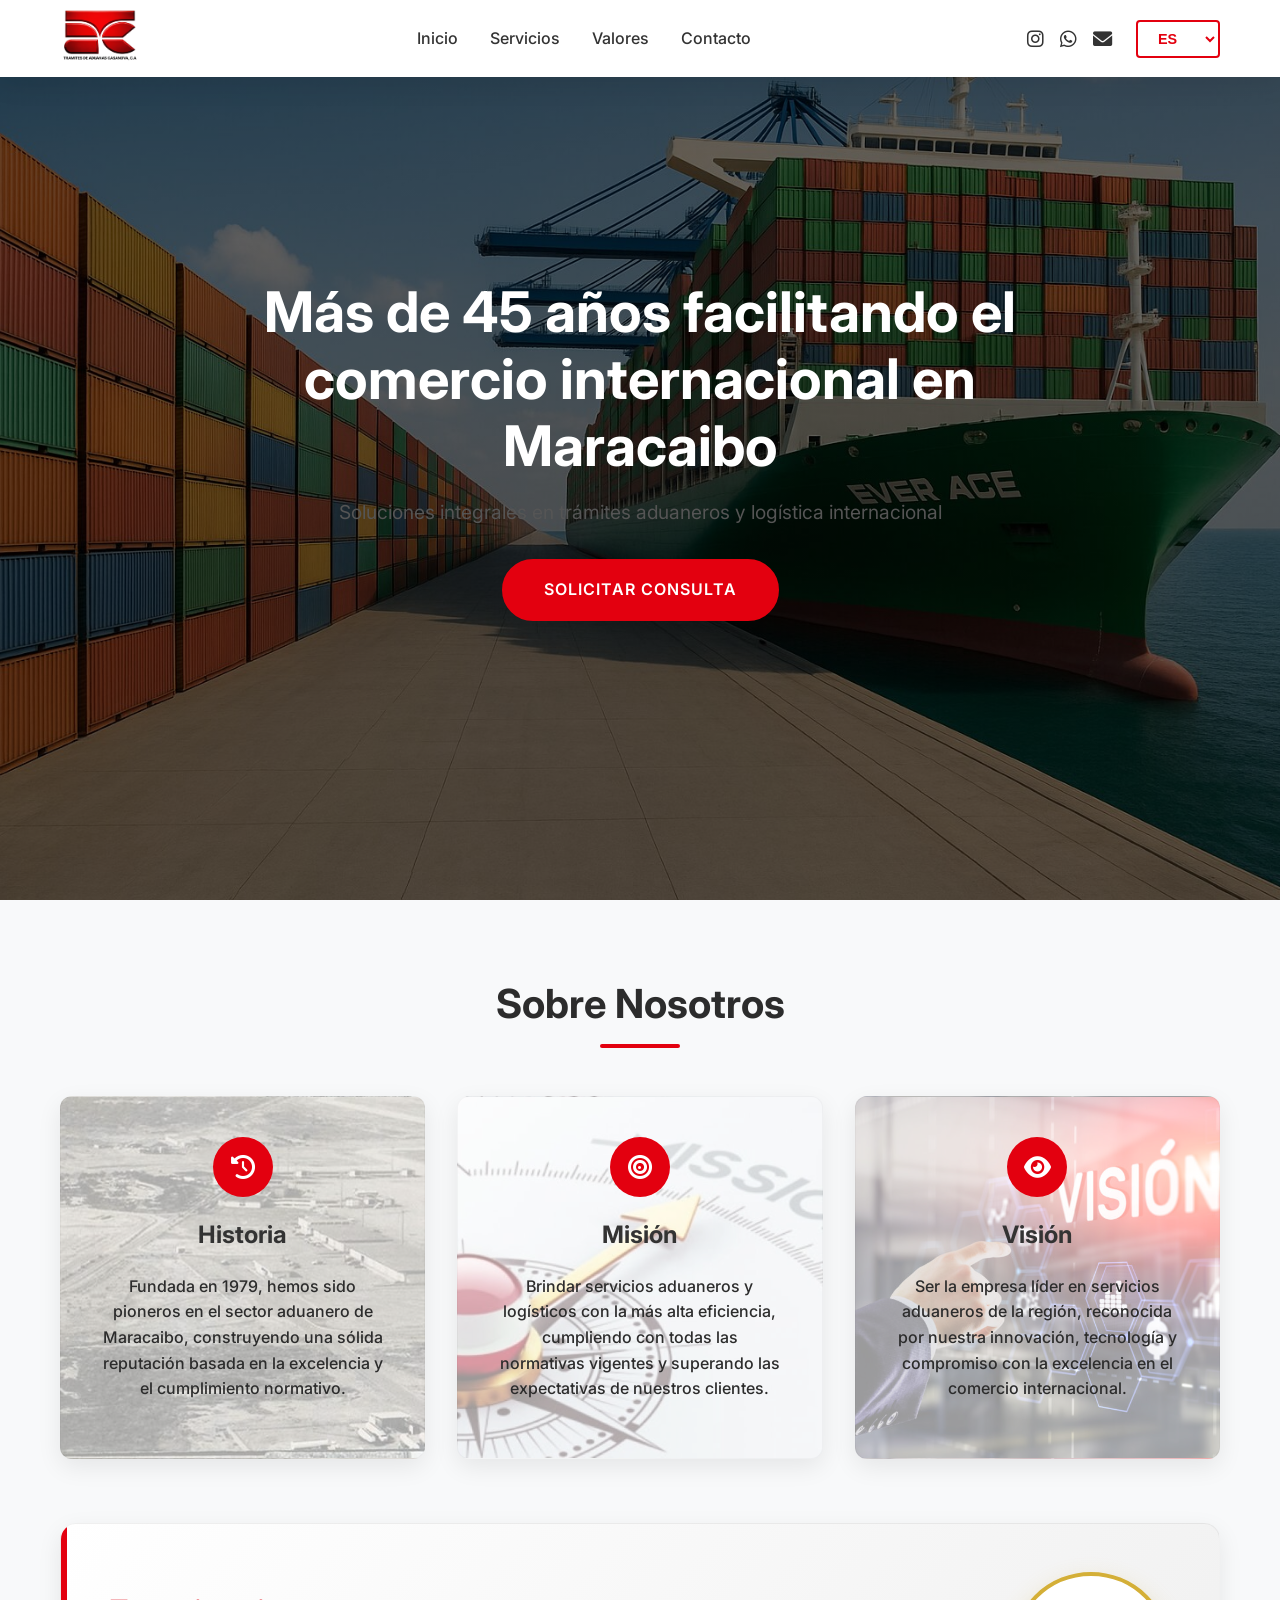
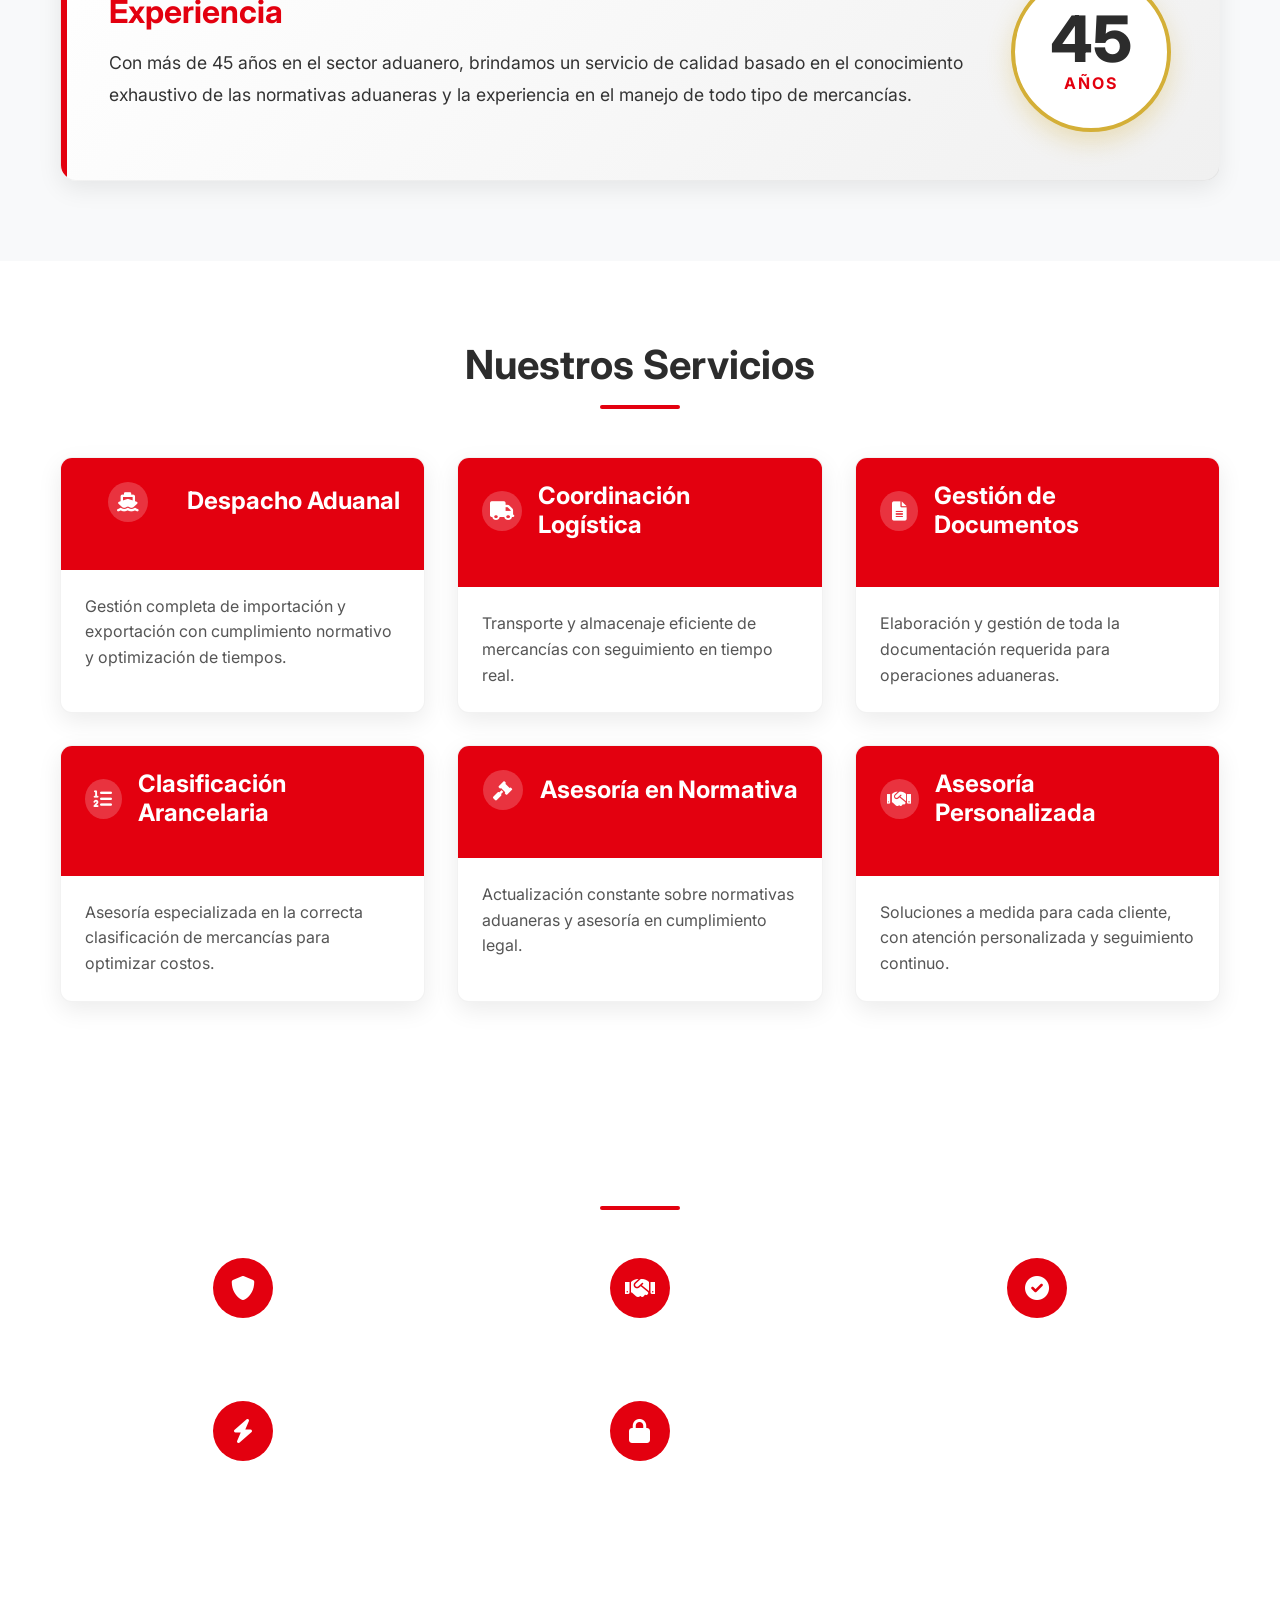
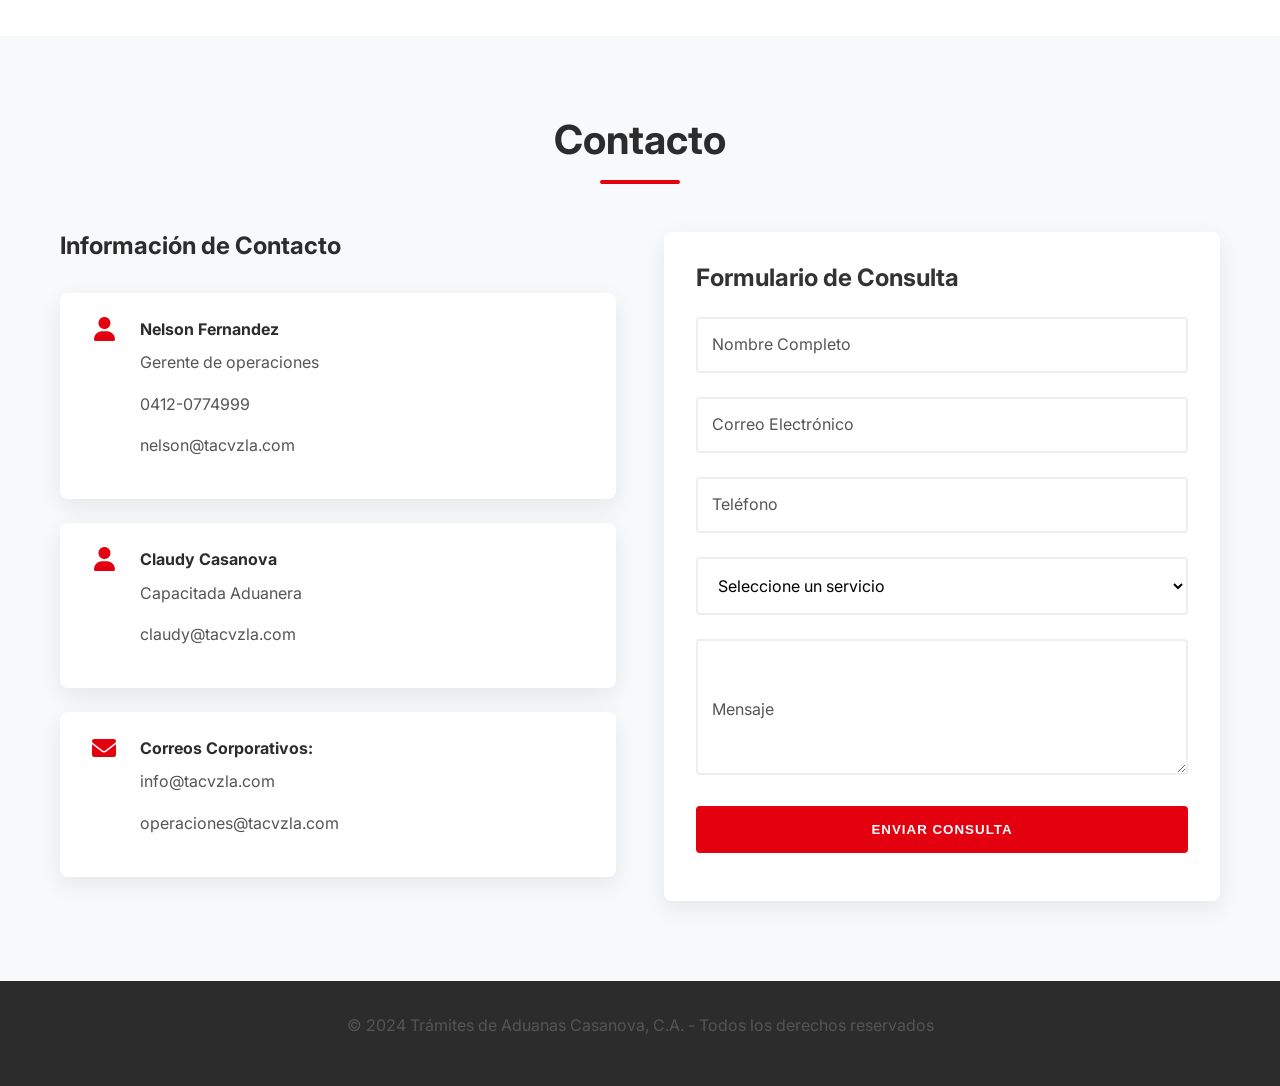
<file: index.html>
<!DOCTYPE html>
<html lang="es">
<head>
    <meta charset="UTF-8">
    <meta name="viewport" content="width=device-width, initial-scale=1.0">
    <title>Trámites de Aduanas Casanova, C.A.</title>
    <link rel="stylesheet" href="styles.css">
    <link href="https://fonts.googleapis.com/css2?family=Inter:wght@300;400;500;600;700&family=Noto+Sans+SC:wght@300;400;500;600;700&display=swap" rel="stylesheet">
    <link rel="stylesheet" href="https://cdnjs.cloudflare.com/ajax/libs/font-awesome/6.0.0/css/all.min.css">
</head>
<body>
    <!-- Header -->
    <header>
        <div class="container">
            <div class="logo">
                <a href="index.html">
                    <img src="img/fondo04.png" alt="TACVZLA Logo">
                </a>
            </div>
            <nav>
                <ul>
                    <li><a href="#hero">Inicio</a></li>
                    <li><a href="#services">Servicios</a></li>
                    <li><a href="valores.html">Valores</a></li>
                    <li><a href="#contact">Contacto</a></li>
                </ul>
            </nav>
            <div class="header-actions">
                <div class="social-links">
                    <a href="https://instagram.com/tacvzla" target="_blank" class="social-icon" aria-label="Instagram"><i class="fab fa-instagram"></i></a>
                    <a href="https://wa.me/584120774999" target="_blank" class="social-icon" aria-label="WhatsApp"><i class="fab fa-whatsapp"></i></a>
                    <a href="mailto:info@tacvzla.com" class="social-icon" aria-label="Email"><i class="fas fa-envelope"></i></a>
                </div>
                <div class="language-selector">
                    <select id="language-select">
                        <option value="es">ES</option>
                        <option value="en">EN</option>
                        <option value="zh">中文</option>
                    </select>
                </div>
            </div>
        </div>
    </header>

    <!-- Hero Section -->
    <section id="hero" class="hero">
        <!-- Background image layers for fade effect -->
        <div class="hero-bg-layer active" style="background-image: url('img/hero01.jpg');"></div>
        <div class="hero-bg-layer" style="background-image: url('img/hero04.jpg');"></div>
        <div class="hero-bg-layer" style="background-image: url('img/hero02.jpg');"></div>
        <div class="hero-bg-layer" style="background-image: url('img/hero05.webp');"></div>
        <div class="hero-bg-layer" style="background-image: url('img/hero03.webp');"></div>
        
        <div class="hero-content">
            <h1 class="hero-title" data-i18n="hero.title">Más de 45 años facilitando el comercio internacional en Maracaibo</h1>
            <p class="hero-subtitle" data-i18n="hero.subtitle">Soluciones integrales en trámites aduaneros y logística internacional</p>
            <a href="#contact" class="cta-button" data-i18n="hero.cta">Solicitar Consulta</a>
        </div>
    </section>

    <!-- About Section -->
    <section id="about" class="about">
        <div class="container">
            <h2 class="section-title" data-i18n="about.title">Sobre Nosotros</h2>
            <div class="about-grid">
                <div class="about-card history-card">
                    <div class="card-icon">
                        <i class="fas fa-history"></i>
                    </div>
                    <h3 data-i18n="about.history.title">Historia</h3>
                    <p data-i18n="about.history.text">Fundada en 1979, hemos sido pioneros en el sector aduanero de Maracaibo, construyendo una sólida reputación basada en la excelencia y el cumplimiento normativo.</p>
                </div>
                <div class="about-card mission-card">
                    <div class="card-icon">
                        <i class="fas fa-bullseye"></i>
                    </div>
                    <h3 data-i18n="about.mission.title">Misión</h3>
                    <p data-i18n="about.mission.text">Brindar servicios aduaneros y logísticos con la más alta eficiencia, cumpliendo con todas las normativas vigentes y superando las expectativas de nuestros clientes.</p>
                </div>
                <div class="about-card vision-card">
                    <div class="card-icon">
                        <i class="fas fa-eye"></i>
                    </div>
                    <h3 data-i18n="about.vision.title">Visión</h3>
                    <p data-i18n="about.vision.text">Ser la empresa líder en servicios aduaneros de la región, reconocida por nuestra innovación, tecnología y compromiso con la excelencia en el comercio internacional.</p>
                </div>
            </div>
            
            <div class="experiencia-banner">
                <div class="experiencia-content">
                    <h3 data-i18n="about.experience.title">Experiencia</h3>
                    <p data-i18n="about.experience.text">Con más de 45 años en el sector aduanero, brindamos un servicio de calidad basado en el conocimiento exhaustivo de las normativas aduaneras y la experiencia en el manejo de todo tipo de mercancías.</p>
                </div>
                <div class="experiencia-badge">
                    <span class="badge-number">45</span>
                    <span class="badge-text">AÑOS</span>
                </div>
            </div>
        </div>
    </section>

    <!-- Services Section -->
    <section id="services" class="services">
        <div class="container">
            <h2 class="section-title" data-i18n="services.title">Nuestros Servicios</h2>
            <div class="services-grid">
                <div class="service-card expandable-card">
                    <div class="card-header">
                        <div class="card-icon">
                            <i class="fas fa-ship"></i>
                        </div>
                        <h3 data-i18n="services.customs.title">Despacho Aduanal</h3>
                    </div>
                    <div class="expandable-body">
                        <p class="short-desc" data-i18n="services.customs.text">Gestión completa de importación y exportación con cumplimiento normativo y optimización de tiempos.</p>
                        <p class="long-desc" data-i18n="services.customs.long_text">En TAC Trámites de Aduana Casanova C.A., transformamos el despacho aduanero en una ventaja competitiva para su negocio. Ofrecemos una gestión completa de importación y exportación, encargándonos de cada etapa del proceso logístico con un estricto cumplimiento normativo ante las autoridades arancelarias. Nuestro enfoque se centra en la optimización de tiempos y la reducción de costos operativos, garantizando que sus mercancías crucen fronteras sin demoras innecesarias. Contamos con un equipo experto dedicado a la clasificación arancelaria y asesoría estratégica, brindando la seguridad jurídica y la eficiencia que su carga requiere en el dinámico comercio internacional actual.</p>
                    </div>
                </div>
                <div class="service-card expandable-card">
                    <div class="card-header">
                        <div class="card-icon">
                            <i class="fas fa-truck"></i>
                        </div>
                        <h3 data-i18n="services.logistics.title">Coordinación Logística</h3>
                    </div>
                    <div class="expandable-body">
                        <p class="short-desc" data-i18n="services.logistics.text">Transporte y almacenaje eficiente de mercancías con seguimiento en tiempo real.</p>
                        <p class="long-desc" data-i18n="services.logistics.long_text">Garantizamos el transporte y almacenaje eficiente de sus mercancías mediante una infraestructura logística de vanguardia. Nuestra solución integra seguimiento en tiempo real, brindándole visibilidad absoluta y seguridad en cada trayecto, optimizando la cadena de suministro con puntualidad y rigor operativo.</p>
                    </div>
                </div>
                <div class="service-card expandable-card">
                    <div class="card-header">
                        <div class="card-icon">
                            <i class="fas fa-file-alt"></i>
                        </div>
                        <h3 data-i18n="services.documents.title">Gestión de Documentos</h3>
                    </div>
                    <div class="expandable-body">
                        <p class="short-desc" data-i18n="services.documents.text">Elaboración y gestión de toda la documentación requerida para operaciones aduaneras.</p>
                        <p class="long-desc" data-i18n="services.documents.long_text">Nos especializamos en la elaboración y gestión integral de toda la documentación exigida para sus operaciones aduaneras. Aseguramos el cumplimiento de cada requisito legal y técnico, desde declaraciones de valor hasta permisos especiales, eliminando riesgos de sanciones o retrasos. Nuestra precisión documental garantiza una nacionalización ágil, brindándole la tranquilidad jurídica que su carga y su empresa necesitan.</p>
                    </div>
                </div>
                <div class="service-card expandable-card">
                    <div class="card-header">
                        <div class="card-icon">
                            <i class="fas fa-list-ol"></i>
                        </div>
                        <h3 data-i18n="services.classification.title">Clasificación Arancelaria</h3>
                    </div>
                    <div class="expandable-body">
                        <p class="short-desc" data-i18n="services.classification.text">Asesoría especializada en la correcta clasificación de mercancías para optimizar costos.</p>
                        <p class="long-desc" data-i18n="services.classification.long_text">Nuestra asesoría especializada garantiza la correcta clasificación arancelaria de sus mercancías, un paso crítico para el éxito de cualquier operación internacional. Analizamos técnicamente cada producto para asignar la codificación exacta, asegurando el cumplimiento legal y permitiendo optimizar costos mediante el aprovechamiento de beneficios fiscales o tratados comerciales vigentes. Evite sobrecostos por errores en partidas y aranceles; nuestro equipo técnico le brinda la precisión necesaria para maximizar la rentabilidad de sus importaciones y exportaciones con total seguridad jurídica.</p>
                    </div>
                </div>
                <div class="service-card expandable-card">
                    <div class="card-header">
                        <div class="card-icon">
                            <i class="fas fa-gavel"></i>
                        </div>
                        <h3 data-i18n="services.regulations.title">Asesoría en Normativa</h3>
                    </div>
                    <div class="expandable-body">
                        <p class="short-desc" data-i18n="services.regulations.text">Actualización constante sobre normativas aduaneras y asesoría en cumplimiento legal.</p>
                        <p class="long-desc" data-i18n="services.regulations.long_text">Brindamos una actualización constante sobre normativas aduaneras, anticipándonos a cambios arancelarios o legales que puedan afectar sus operaciones. Nuestra asesoría en cumplimiento legal asegura que su empresa opere siempre dentro del marco vigente, mitigando riesgos de sanciones y agilizando procesos administrativos. Con nosotros, su carga cuenta con un respaldo técnico permanente, garantizando integridad jurídica y fluidez en cada trámite de comercio exterior.</p>
                    </div>
                </div>
                <div class="service-card expandable-card">
                    <div class="card-header">
                        <div class="card-icon">
                            <i class="fas fa-handshake"></i>
                        </div>
                        <h3 data-i18n="services.personalized.title">Asesoría Personalizada</h3>
                    </div>
                    <div class="expandable-body">
                        <p class="short-desc" data-i18n="services.personalized.text">Soluciones a medida para cada cliente, con atención personalizada y seguimiento continuo.</p>
                        <p class="long-desc" data-i18n="services.personalized.long_text">En TAC Trámites de Aduana Casanova C.A., diseñamos soluciones a medida para cada cliente, reconociendo que cada operación de comercio exterior posee retos y requisitos únicos. Brindamos una atención personalizada desde el primer contacto, asignando expertos dedicados que actúan como aliados estratégicos en su cadena de suministro. Nuestro enfoque de seguimiento continuo garantiza una comunicación fluida y transparente en cada fase del proceso, asegurando que usted esté siempre informado. Nos comprometemos con la excelencia operativa y la cercanía, adaptando nuestros servicios para potenciar el crecimiento y la seguridad de su empresa en el mercado global.</p>
                    </div>
                </div>
            </div>
        </div>
    </section>

    <!-- Values Section -->
    <section id="values" class="values">
        <div class="container">
            <h2 class="section-title" data-i18n="values.title">Nuestros Valores</h2>
            <div class="values-grid">
                <div class="value-item">
                    <div class="value-icon">
                        <i class="fas fa-shield-alt"></i>
                    </div>
                    <h4 data-i18n="values.integrity">Integridad</h4>
                </div>
                <div class="value-item">
                    <div class="value-icon">
                        <i class="fas fa-handshake"></i>
                    </div>
                    <h4 data-i18n="values.commitment">Compromiso</h4>
                </div>
                <div class="value-item">
                    <div class="value-icon">
                        <i class="fas fa-check-circle"></i>
                    </div>
                    <h4 data-i18n="values.responsibility">Responsabilidad</h4>
                </div>
                <div class="value-item">
                    <div class="value-icon">
                        <i class="fas fa-bolt"></i>
                    </div>
                    <h4 data-i18n="values.efficiency">Eficiencia</h4>
                </div>
                <div class="value-item">
                    <div class="value-icon">
                        <i class="fas fa-lock"></i>
                    </div>
                    <h4 data-i18n="values.trust">Confianza</h4>
                </div>
            </div>
        </div>
    </section>

    <!-- Contact Section -->
    <section id="contact" class="contact">
        <div class="container">
            <h2 class="section-title" data-i18n="contact.title">Contacto</h2>
            <div class="contact-grid">
                <div class="contact-info">
                    <h3 data-i18n="contact.info.title">Información de Contacto</h3>
                    <div class="contact-item">
                        <i class="fas fa-user"></i>
                        <div>
                            <strong>Nelson Fernandez</strong>
                            <p>Gerente de operaciones</p>
                            <p>0412-0774999</p>
                            <p>nelson@tacvzla.com</p>
                        </div>
                    </div>
                    <div class="contact-item">
                        <i class="fas fa-user"></i>
                        <div>
                            <strong>Claudy Casanova</strong>
                            <p>Capacitada Aduanera</p>
                            <p>claudy@tacvzla.com</p>
                        </div>
                    </div>
                    <div class="contact-item">
                        <i class="fas fa-envelope"></i>
                        <div>
                            <strong data-i18n="contact.email">Correos Corporativos:</strong>
                            <p>info@tacvzla.com</p>
                            <p>operaciones@tacvzla.com</p>
                        </div>
                    </div>
                </div>
                <div class="contact-form">
                    <h3 data-i18n="contact.form.title">Formulario de Consulta</h3>
                    <form id="contactForm">
                        <div class="form-group">
                            <input type="text" id="name" name="name" placeholder=" " required>
                            <label for="name" data-i18n="contact.form.name">Nombre Completo</label>
                        </div>
                        <div class="form-group">
                            <input type="email" id="email" name="email" placeholder=" " required>
                            <label for="email" data-i18n="contact.form.email">Correo Electrónico</label>
                        </div>
                        <div class="form-group">
                            <input type="tel" id="phone" name="phone" placeholder=" ">
                            <label for="phone" data-i18n="contact.form.phone">Teléfono</label>
                        </div>
                        <div class="form-group">
                            <select id="service" name="service" required>
                                <option value="" disabled selected data-i18n="contact.form.service.select">Seleccione un servicio</option>
                                <option value="customs" data-i18n="services.customs.title">Despacho Aduanal</option>
                                <option value="logistics" data-i18n="services.logistics.title">Coordinación Logística</option>
                                <option value="documents" data-i18n="services.documents.title">Gestión de Documentos</option>
                                <option value="classification" data-i18n="services.classification.title">Clasificación Arancelaria</option>
                                <option value="regulations" data-i18n="services.regulations.title">Asesoría en Normativa</option>
                                <option value="personalized" data-i18n="services.personalized.title">Asesoría Personalizada</option>
                            </select>
                        </div>
                        <div class="form-group">
                            <textarea id="message" name="message" rows="5" placeholder=" " required></textarea>
                            <label for="message" data-i18n="contact.form.message">Mensaje</label>
                        </div>
                        <button type="submit" class="submit-btn" data-i18n="contact.form.submit">Enviar Consulta</button>
                    </form>
                </div>
            </div>
        </div>
    </section>

    <!-- Footer -->
    <footer>
        <div class="container">
            <p>&copy; 2024 Trámites de Aduanas Casanova, C.A. - Todos los derechos reservados</p>
        </div>
    </footer>

    <script src="script.js"></script>
</body>
</html>
</file>
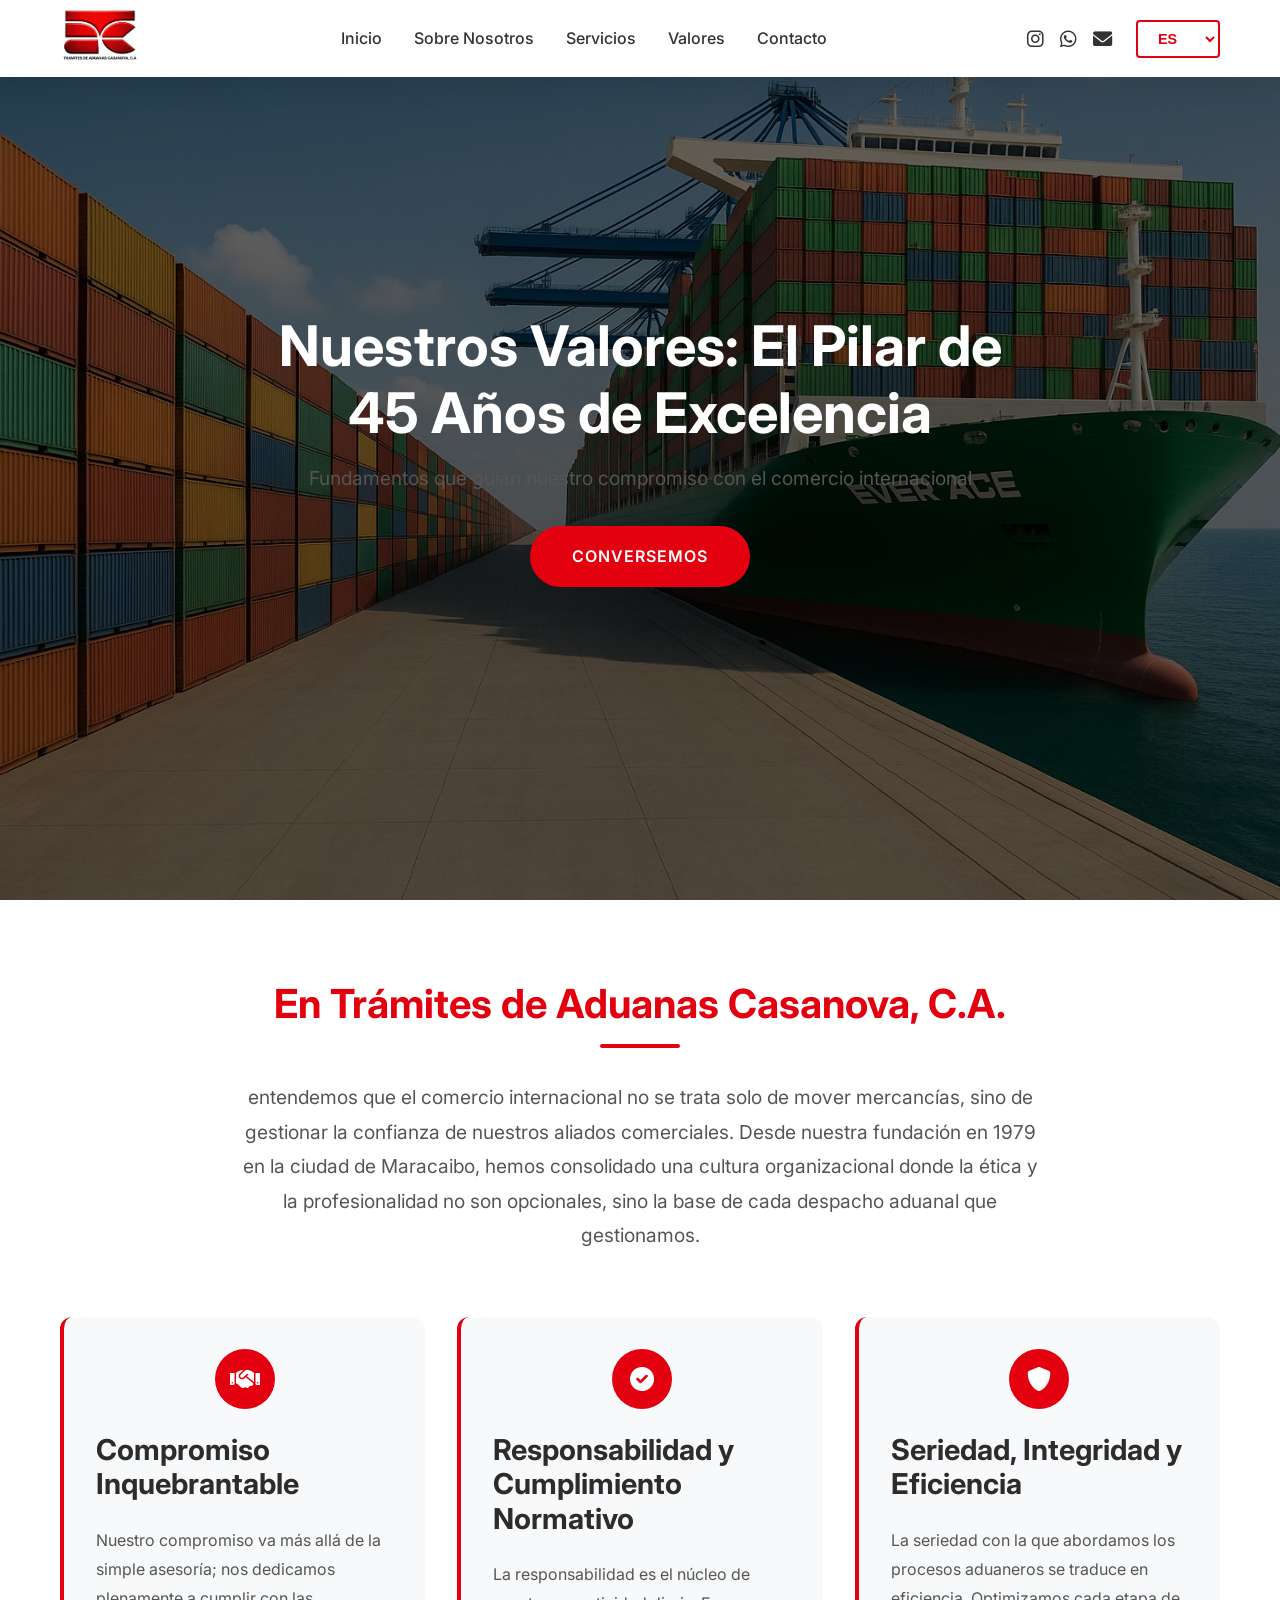
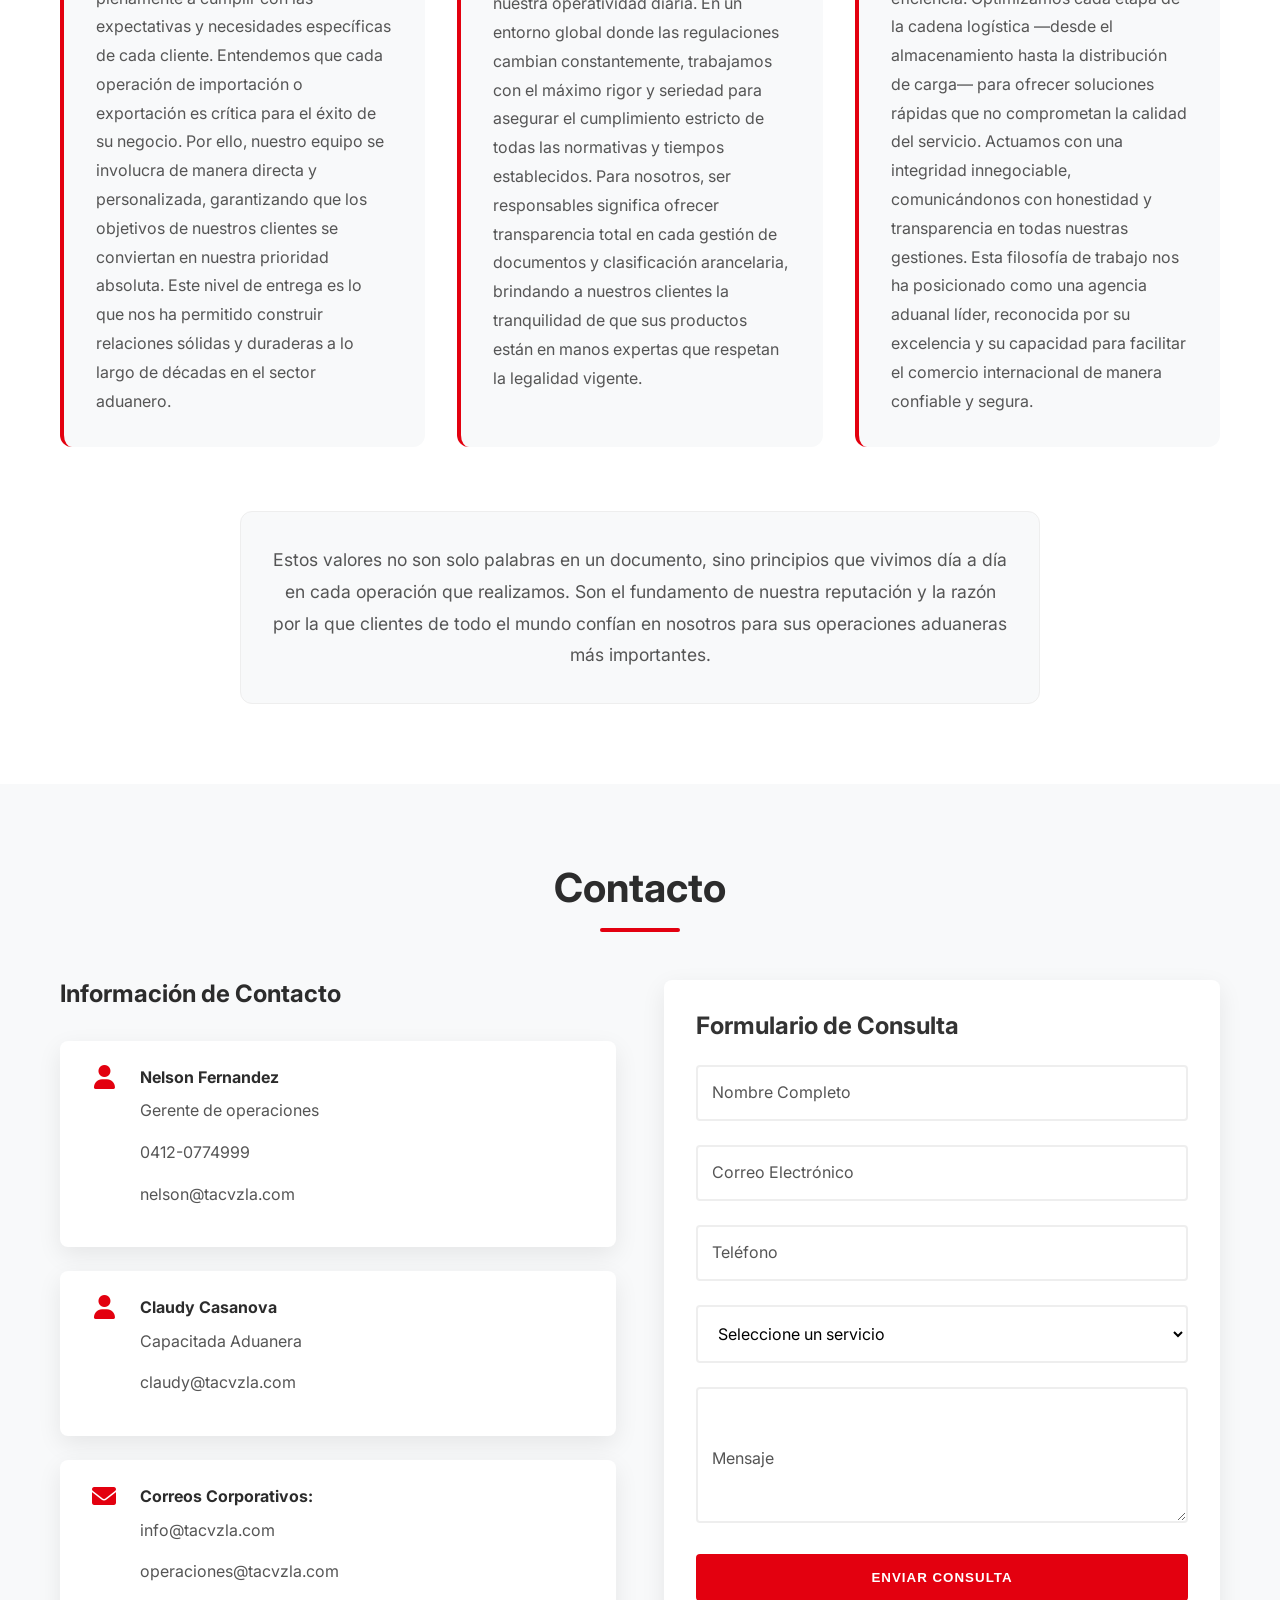
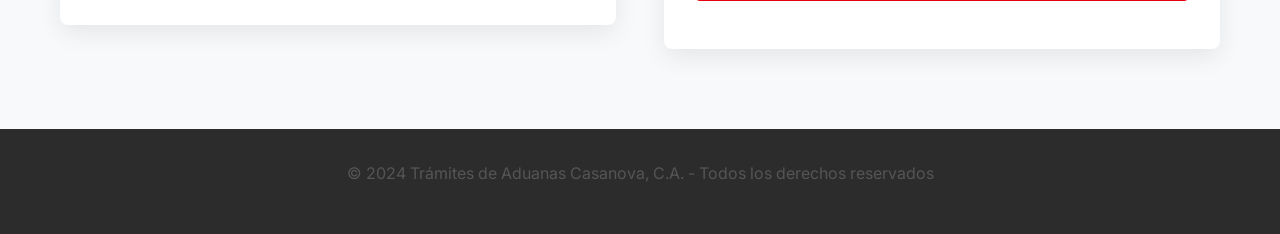
<file: valores.html>
<!DOCTYPE html>
<html lang="es">
<head>
    <meta charset="UTF-8">
    <meta name="viewport" content="width=device-width, initial-scale=1.0">
    <title>Nuestros Valores - Trámites de Aduanas Casanova, C.A.</title>
    <link rel="stylesheet" href="styles.css">
    <link href="https://fonts.googleapis.com/css2?family=Inter:wght@300;400;500;600;700&family=Noto+Sans+SC:wght@300;400;500;600;700&display=swap" rel="stylesheet">
    <link rel="stylesheet" href="https://cdnjs.cloudflare.com/ajax/libs/font-awesome/6.0.0/css/all.min.css">
</head>
<body>
    <!-- Header -->
    <header>
        <div class="container">
            <div class="logo">
                <a href="index.html">
                    <img src="img/fondo04.png" alt="TACVZLA Logo">
                </a>
            </div>
            <nav>
                <ul>
                    <li><a href="index.html">Inicio</a></li>
                    <li><a href="index.html#about">Sobre Nosotros</a></li>
                    <li><a href="index.html#services">Servicios</a></li>
                    <li><a href="valores.html" class="active">Valores</a></li>
                    <li><a href="index.html#contact">Contacto</a></li>
                </ul>
            </nav>
            <div class="header-actions">
                <div class="social-links">
                    <a href="https://instagram.com/tacvzla" target="_blank" class="social-icon" aria-label="Instagram"><i class="fab fa-instagram"></i></a>
                    <a href="https://wa.me/584120774999" target="_blank" class="social-icon" aria-label="WhatsApp"><i class="fab fa-whatsapp"></i></a>
                    <a href="mailto:info@tacvzla.com" class="social-icon" aria-label="Email"><i class="fas fa-envelope"></i></a>
                </div>
                <div class="language-selector">
                    <select id="language-select">
                        <option value="es">ES</option>
                        <option value="en">EN</option>
                        <option value="zh">中文</option>
                    </select>
                </div>
            </div>
        </div>
    </header>

    <!-- Hero Section -->
    <section id="hero" class="hero">
        <!-- Background image layers for sliding effect -->
        <div class="hero-bg-layer active" style="background-image: url('img/hero01.jpg');"></div>
        <div class="hero-bg-layer" style="background-image: url('img/hero04.jpg');"></div>
        <div class="hero-bg-layer" style="background-image: url('img/hero02.jpg');"></div>
        <div class="hero-bg-layer" style="background-image: url('img/hero05.webp');"></div>
        <div class="hero-bg-layer" style="background-image: url('img/hero03.webp');"></div>
        
        <div class="hero-content">
            <h1 class="hero-title">Nuestros Valores: El Pilar de 45 Años de Excelencia</h1>
            <p class="hero-subtitle">Fundamentos que guían nuestro compromiso con el comercio internacional</p>
            <a href="index.html#contact" class="cta-button">Conversemos</a>
        </div>
    </section>

    <!-- Values Content Section -->
    <section id="values-content" class="values-content">
        <div class="container">
            <div class="values-intro">
                <h2>En Trámites de Aduanas Casanova, C.A.</h2>
                <p>entendemos que el comercio internacional no se trata solo de mover mercancías, sino de gestionar la confianza de nuestros aliados comerciales. Desde nuestra fundación en 1979 en la ciudad de Maracaibo, hemos consolidado una cultura organizacional donde la ética y la profesionalidad no son opcionales, sino la base de cada despacho aduanal que gestionamos.</p>
            </div>

            <div class="values-grid">
                <div class="value-card">
                    <div class="card-icon">
                        <i class="fas fa-handshake"></i>
                    </div>
                    <h3>Compromiso Inquebrantable</h3>
                    <p>Nuestro compromiso va más allá de la simple asesoría; nos dedicamos plenamente a cumplir con las expectativas y necesidades específicas de cada cliente. Entendemos que cada operación de importación o exportación es crítica para el éxito de su negocio. Por ello, nuestro equipo se involucra de manera directa y personalizada, garantizando que los objetivos de nuestros clientes se conviertan en nuestra prioridad absoluta. Este nivel de entrega es lo que nos ha permitido construir relaciones sólidas y duraderas a lo largo de décadas en el sector aduanero.</p>
                </div>

                <div class="value-card">
                    <div class="card-icon">
                        <i class="fas fa-check-circle"></i>
                    </div>
                    <h3>Responsabilidad y Cumplimiento Normativo</h3>
                    <p>La responsabilidad es el núcleo de nuestra operatividad diaria. En un entorno global donde las regulaciones cambian constantemente, trabajamos con el máximo rigor y seriedad para asegurar el cumplimiento estricto de todas las normativas y tiempos establecidos. Para nosotros, ser responsables significa ofrecer transparencia total en cada gestión de documentos y clasificación arancelaria, brindando a nuestros clientes la tranquilidad de que sus productos están en manos expertas que respetan la legalidad vigente.</p>
                </div>

                <div class="value-card">
                    <div class="card-icon">
                        <i class="fas fa-shield-alt"></i>
                    </div>
                    <h3>Seriedad, Integridad y Eficiencia</h3>
                    <p>La seriedad con la que abordamos los procesos aduaneros se traduce en eficiencia. Optimizamos cada etapa de la cadena logística —desde el almacenamiento hasta la distribución de carga— para ofrecer soluciones rápidas que no comprometan la calidad del servicio. Actuamos con una integridad innegociable, comunicándonos con honestidad y transparencia en todas nuestras gestiones. Esta filosofía de trabajo nos ha posicionado como una agencia aduanal líder, reconocida por su excelencia y su capacidad para facilitar el comercio internacional de manera confiable y segura.</p>
                </div>
            </div>

            <div class="values-footer">
                <p>Estos valores no son solo palabras en un documento, sino principios que vivimos día a día en cada operación que realizamos. Son el fundamento de nuestra reputación y la razón por la que clientes de todo el mundo confían en nosotros para sus operaciones aduaneras más importantes.</p>
            </div>
        </div>
    </section>

    <!-- Contact Section -->
    <section id="contact" class="contact">
        <div class="container">
            <h2 class="section-title">Contacto</h2>
            <div class="contact-grid">
                <div class="contact-info">
                    <h3>Información de Contacto</h3>
                    <div class="contact-item">
                        <i class="fas fa-user"></i>
                        <div>
                            <strong>Nelson Fernandez</strong>
                            <p>Gerente de operaciones</p>
                            <p>0412-0774999</p>
                            <p>nelson@tacvzla.com</p>
                        </div>
                    </div>
                    <div class="contact-item">
                        <i class="fas fa-user"></i>
                        <div>
                            <strong>Claudy Casanova</strong>
                            <p>Capacitada Aduanera</p>
                            <p>claudy@tacvzla.com</p>
                        </div>
                    </div>
                    <div class="contact-item">
                        <i class="fas fa-envelope"></i>
                        <div>
                            <strong>Correos Corporativos:</strong>
                            <p>info@tacvzla.com</p>
                            <p>operaciones@tacvzla.com</p>
                        </div>
                    </div>
                </div>
                <div class="contact-form">
                    <h3>Formulario de Consulta</h3>
                    <form id="contactForm">
                        <div class="form-group">
                            <input type="text" id="name" name="name" placeholder=" " required>
                            <label for="name">Nombre Completo</label>
                        </div>
                        <div class="form-group">
                            <input type="email" id="email" name="email" placeholder=" " required>
                            <label for="email">Correo Electrónico</label>
                        </div>
                        <div class="form-group">
                            <input type="tel" id="phone" name="phone" placeholder=" ">
                            <label for="phone">Teléfono</label>
                        </div>
                        <div class="form-group">
                            <select id="service" name="service" required>
                                <option value="" disabled selected>Seleccione un servicio</option>
                                <option value="customs">Despacho Aduanal</option>
                                <option value="logistics">Coordinación Logística</option>
                                <option value="documents">Gestión de Documentos</option>
                                <option value="classification">Clasificación Arancelaria</option>
                                <option value="regulations">Asesoría en Normativa</option>
                                <option value="personalized">Asesoría Personalizada</option>
                            </select>
                        </div>
                        <div class="form-group">
                            <textarea id="message" name="message" rows="5" placeholder=" " required></textarea>
                            <label for="message">Mensaje</label>
                        </div>
                        <button type="submit" class="submit-btn">Enviar Consulta</button>
                    </form>
                </div>
            </div>
        </div>
    </section>

    <!-- Footer -->
    <footer>
        <div class="container">
            <p>&copy; 2024 Trámites de Aduanas Casanova, C.A. - Todos los derechos reservados</p>
        </div>
    </footer>

    <script src="script.js"></script>
</body>
</html>
</file>
<file: styles.css>
/* CSS Variables for Color Scheme */
:root {
    --primary-red: #e3000f;
    --primary-red-dark: #b3000b;
    --secondary-gray: #666666;
    --light-gray: #f8f9fa;
    --dark-gray: #2c2c2c;
    --white: #ffffff;
    --text-color: #333333;
    --text-light: #555555;
    --shadow: 0 8px 24px rgba(0, 0, 0, 0.08);
    --transition: all 0.3s ease;
}

/* Chinese font support */
body[lang="zh"] {
    font-family: 'Noto Sans SC', 'PingFang SC', 'Microsoft YaHei', sans-serif;
}

/* Base Styles */
* {
    margin: 0;
    padding: 0;
    box-sizing: border-box;
}

body {
    font-family: 'Inter', -apple-system, BlinkMacSystemFont, 'Segoe UI', Roboto, sans-serif;
    line-height: 1.6;
    color: var(--text-color);
    background-color: var(--white);
}

.container {
    max-width: 1200px;
    margin: 0 auto;
    padding: 0 20px;
}

/* Typography */
h1, h2, h3, h4, h5, h6 {
    font-weight: 700;
    line-height: 1.2;
    margin-bottom: 1rem;
}

h1 {
    font-size: 2.5rem;
}

h2 {
    font-size: 2rem;
    text-align: center;
    margin-bottom: 3rem;
    position: relative;
}

h2::after {
    content: '';
    display: block;
    width: 80px;
    height: 4px;
    background-color: var(--primary-red);
    margin: 1rem auto;
    border-radius: 2px;
}

h3 {
    font-size: 1.5rem;
    margin-bottom: 1.5rem;
}

p {
    margin-bottom: 1rem;
    color: var(--text-light);
}

/* Header */
header {
    background-color: var(--white);
    box-shadow: var(--shadow);
    position: fixed;
    top: 0;
    width: 100%;
    z-index: 1000;
    transition: var(--transition);
}

header.scrolled {
    background-color: rgba(255, 255, 255, 0.95);
    backdrop-filter: blur(10px);
}

header .container {
    display: flex;
    justify-content: space-between;
    align-items: center;
    padding: 0.4rem 20px;
}

.logo img {
    height: 57px;
    width: auto;
    object-fit: contain;
    mix-blend-mode: multiply;
}

nav ul {
    display: flex;
    list-style: none;
    gap: 2rem;
}

nav ul li a {
    text-decoration: none;
    color: var(--text-color);
    font-weight: 500;
    transition: var(--transition);
    position: relative;
}

nav ul li a:hover {
    color: var(--primary-red);
}

nav ul li a::after {
    content: '';
    position: absolute;
    bottom: -5px;
    left: 0;
    width: 0;
    height: 2px;
    background-color: var(--primary-red);
    transition: var(--transition);
}

nav ul li a:hover::after {
    width: 100%;
}

.header-actions {
    display: flex;
    align-items: center;
    gap: 1.5rem;
}

.social-links {
    display: flex;
    align-items: center;
    gap: 1rem;
}

.social-icon {
    color: var(--text-color);
    font-size: 1.2rem;
    transition: var(--transition);
    display: flex;
    align-items: center;
    justify-content: center;
    text-decoration: none;
}

.social-icon:hover {
    color: var(--primary-red);
    transform: translateY(-2px);
}

.language-selector select {
    background-color: var(--white);
    border: 2px solid var(--primary-red);
    color: var(--primary-red);
    padding: 0.5rem 1rem;
    border-radius: 4px;
    font-weight: 600;
    cursor: pointer;
    transition: var(--transition);
    font-size: 0.9rem;
}

.language-selector select:hover {
    background-color: var(--primary-red);
    color: var(--white);
}

/* Hero Section */
.hero {
    height: 100vh;
    background-size: cover;
    background-position: center;
    display: flex;
    align-items: center;
    justify-content: center;
    text-align: center;
    color: var(--white);
    position: relative;
    overflow: hidden;
}

.hero::before {
    content: '';
    position: absolute;
    top: 0;
    left: 0;
    width: 100%;
    height: 100%;
    background: linear-gradient(rgba(0, 0, 0, 0.6), rgba(0, 0, 0, 0.6));
    z-index: 1;
    transition: opacity 1.5s ease-in-out;
}

.hero-content {
    max-width: 800px;
    z-index: 2;
    position: relative;
}

/* Background image layers for sliding effect */
.hero-bg-layer {
    position: absolute;
    top: 0;
    left: 0;
    width: 100%;
    height: 100%;
    background-size: cover;
    background-position: center;
    opacity: 0;
    transition: opacity 1.5s ease-in-out;
    z-index: 0;
}

.hero-bg-layer.active {
    opacity: 1;
}

.hero-content {
    max-width: 800px;
    z-index: 2;
}

.hero-title {
    font-size: 3.5rem;
    margin-bottom: 1rem;
    animation: fadeInUp 1s ease;
}

.hero-subtitle {
    font-size: 1.2rem;
    margin-bottom: 2rem;
    animation: fadeInUp 1s ease 0.2s both;
}

.cta-button {
    display: inline-block;
    background-color: var(--primary-red);
    color: var(--white);
    padding: 1rem 2.5rem;
    text-decoration: none;
    border-radius: 50px;
    font-weight: 600;
    text-transform: uppercase;
    letter-spacing: 1px;
    transition: var(--transition);
    animation: fadeInUp 1s ease 0.4s both;
    border: 2px solid var(--primary-red);
}

.cta-button:hover {
    background-color: transparent;
    color: var(--primary-red);
    transform: translateY(-2px);
    box-shadow: 0 10px 20px rgba(195, 0, 16, 0.3);
}

/* Sections */
section {
    padding: 80px 0;
}

.section-title {
    font-size: 2.5rem;
    color: var(--dark-gray);
}

/* About Section */
.about {
    background-color: var(--light-gray);
}

.about-grid {
    display: grid;
    grid-template-columns: repeat(auto-fit, minmax(300px, 1fr));
    gap: 2rem;
}

.about-card {
    background-color: var(--white);
    padding: 2.5rem;
    border-radius: 12px;
    box-shadow: var(--shadow);
    transition: var(--transition);
    text-align: center;
    border: 1px solid rgba(0,0,0,0.03);
}

.about-card:hover {
    transform: translateY(-8px);
    box-shadow: 0 15px 35px rgba(0, 0, 0, 0.1);
}

.about-card p {
    color: var(--dark-gray);
    font-weight: 500;
}

.history-card {
    background-image: linear-gradient(rgba(255, 255, 255, 0.60), rgba(255, 255, 255, 0.60)), url('img/aeropuerto.jpg');
    background-size: cover;
    background-position: center;
}

.mission-card {
    background-image: linear-gradient(rgba(255, 255, 255, 0.60), rgba(255, 255, 255, 0.60)), url('img/mision.jpg');
    background-size: cover;
    background-position: center;
}

.vision-card {
    background-image: linear-gradient(rgba(255, 255, 255, 0.60), rgba(255, 255, 255, 0.60)), url('img/vision.jpg');
    background-size: cover;
    background-position: center;
}

.card-icon {
    width: 60px;
    height: 60px;
    background-color: var(--primary-red);
    border-radius: 50%;
    display: flex;
    align-items: center;
    justify-content: center;
    margin: 0 auto 1.5rem;
}

.card-icon i {
    color: var(--white);
    font-size: 1.5rem;
}

/* Services Section */
.services-grid {
    display: grid;
    grid-template-columns: repeat(auto-fit, minmax(350px, 1fr));
    gap: 2rem;
}

.service-card {
    background-color: var(--white);
    border: 1px solid rgba(0,0,0,0.05);
    border-radius: 12px;
    overflow: hidden;
    transition: var(--transition);
    box-shadow: var(--shadow);
}

.service-card:hover {
    transform: translateY(-8px);
    box-shadow: 0 20px 40px rgba(0, 0, 0, 0.12);
    border-color: rgba(227, 0, 15, 0.3);
}

.card-header {
    background-color: var(--primary-red);
    color: var(--white);
    padding: 1.5rem;
    display: flex;
    align-items: center;
    gap: 1rem;
}

.card-header .card-icon {
    width: 40px;
    height: 40px;
    background-color: rgba(255, 255, 255, 0.2);
    border-radius: 50%;
    display: flex;
    align-items: center;
    justify-content: center;
}

.card-header .card-icon i {
    font-size: 1.2rem;
}

.service-card p {
    padding: 1.5rem;
    margin-bottom: 0;
}

/* Custom styles for expandable service cards */
.expandable-body {
    overflow-y: hidden;
}

.expandable-body.scrollable {
    overflow-y: auto;
}

.expandable-card .long-desc {
    display: none;
}

.expandable-card.show-long .short-desc {
    display: none;
}

.expandable-card.show-long .long-desc {
    display: block;
}

/* Values Section */
.values {
    background-color: var(--dark-gray);
    background-image: linear-gradient(rgba(0, 0, 0, 0.75), rgba(0, 0, 0, 0.75)), url('img/fondo01.jpeg');
    background-size: cover;
    background-position: center;
    background-attachment: fixed;
    color: var(--white);
    padding: 60px 0;
}

.values .section-title {
    color: var(--white);
}

.values .container {
    text-align: center;
}

.values-grid {
    display: grid;
    grid-template-columns: repeat(5, 1fr);
    gap: 2rem;
    justify-items: center;
}

.value-item {
    display: flex;
    flex-direction: column;
    align-items: center;
    width: 100%;
    max-width: 150px;
}



.value-icon {
    width: 60px;
    height: 60px;
    background-color: var(--primary-red);
    border-radius: 50%;
    display: flex;
    align-items: center;
    justify-content: center;
    margin: 0 auto 1rem;
}

.value-icon i {
    color: var(--white);
    font-size: 1.5rem;
}

/* Values Content Section for valores.html */
.values-content {
    background-color: var(--white);
    padding: 80px 0;
}

.values-intro {
    text-align: center;
    max-width: 800px;
    margin: 0 auto 4rem;
}

.values-intro h2 {
    color: var(--primary-red);
    font-size: 2.5rem;
    margin-bottom: 2rem;
    position: relative;
}

.values-intro h2::after {
    background-color: var(--primary-red);
}

.values-intro p {
    font-size: 1.2rem;
    color: var(--text-light);
    line-height: 1.8;
}

.values-grid {
    display: grid;
    grid-template-columns: repeat(auto-fit, minmax(300px, 1fr));
    gap: 2rem;
    margin-bottom: 4rem;
}

.value-card {
    background-color: var(--light-gray);
    padding: 2rem;
    border-radius: 12px;
    transition: var(--transition);
    border-left: 4px solid var(--primary-red);
}

.value-card:hover {
    transform: translateY(-5px);
    box-shadow: 0 10px 25px rgba(0, 0, 0, 0.1);
    background-color: var(--white);
}

.value-card .card-icon {
    width: 60px;
    height: 60px;
    background-color: var(--primary-red);
    border-radius: 50%;
    display: flex;
    align-items: center;
    justify-content: center;
    margin: 0 auto 1.5rem;
}

.value-card .card-icon i {
    color: var(--white);
    font-size: 1.5rem;
}

.value-card h3 {
    color: var(--dark-gray);
    margin-bottom: 1.5rem;
    font-size: 1.8rem;
}

.value-card p {
    color: var(--text-light);
    line-height: 1.8;
    margin-bottom: 0;
}

.values-footer {
    text-align: center;
    max-width: 800px;
    margin: 0 auto;
    padding: 2rem;
    background-color: var(--light-gray);
    border-radius: 12px;
    border: 1px solid #eee;
}

.values-footer p {
    font-size: 1.1rem;
    color: var(--text-light);
    line-height: 1.8;
    margin-bottom: 0;
}

/* Contact Section */
.contact {
    background-color: var(--light-gray);
}

.contact-grid {
    display: grid;
    grid-template-columns: 1fr 1fr;
    gap: 3rem;
}

.contact-info h3 {
    color: var(--dark-gray);
    margin-bottom: 2rem;
}

.contact-item {
    display: flex;
    gap: 1rem;
    margin-bottom: 1.5rem;
    background-color: var(--white);
    padding: 1.5rem;
    border-radius: 8px;
    box-shadow: var(--shadow);
}

.contact-item i {
    color: var(--primary-red);
    font-size: 1.5rem;
    width: 40px;
    text-align: center;
}

.contact-item strong {
    color: var(--dark-gray);
    display: block;
    margin-bottom: 0.5rem;
}

/* Contact Form */
.contact-form {
    background-color: var(--white);
    padding: 2rem;
    border-radius: 8px;
    box-shadow: var(--shadow);
}

.form-group {
    margin-bottom: 1.5rem;
    position: relative;
}

.form-group input,
.form-group select,
.form-group textarea {
    width: 100%;
    padding: 1rem;
    border: 2px solid #eee;
    border-radius: 4px;
    font-family: inherit;
    font-size: 1rem;
    transition: var(--transition);
    background-color: transparent;
}

.form-group input:focus,
.form-group select:focus,
.form-group textarea:focus {
    outline: none;
    border-color: var(--primary-red);
    box-shadow: 0 0 0 3px rgba(195, 0, 16, 0.1);
}

.form-group label {
    position: absolute;
    left: 1rem;
    top: 50%;
    transform: translateY(-50%);
    color: var(--text-light);
    pointer-events: none;
    transition: var(--transition);
    background-color: var(--white);
    padding: 0 0.5rem;
    margin-left: -0.5rem;
}

.form-group input:focus + label,
.form-group textarea:focus + label,
.form-group select:focus + label,
.form-group input:not(:placeholder-shown) + label,
.form-group textarea:not(:placeholder-shown) + label {
    top: -10px;
    left: 1rem;
    font-size: 0.8rem;
    color: var(--primary-red);
}

.submit-btn {
    background-color: var(--primary-red);
    color: var(--white);
    border: none;
    padding: 1rem 2rem;
    border-radius: 4px;
    font-weight: 600;
    cursor: pointer;
    transition: var(--transition);
    width: 100%;
    text-transform: uppercase;
    letter-spacing: 1px;
}

.submit-btn:hover {
    background-color: var(--primary-red-dark);
    transform: translateY(-2px);
}

/* Footer */
footer {
    background-color: var(--dark-gray);
    color: var(--white);
    text-align: center;
    padding: 2rem 0;
}

/* Experiencia Banner */
.experiencia-banner {
    display: flex;
    align-items: center;
    background: linear-gradient(135deg, #ffffff 0%, #f0f0f0 100%);
    border-radius: 16px;
    margin-top: 4rem;
    padding: 3rem;
    box-shadow: var(--shadow);
    gap: 3rem;
    border: 1px solid rgba(0,0,0,0.05);
    position: relative;
    overflow: hidden;
}

.experiencia-banner::before {
    content: '';
    position: absolute;
    top: 0;
    left: 0;
    width: 6px;
    height: 100%;
    background-color: var(--primary-red);
}

.experiencia-content {
    flex: 1;
}

.experiencia-content h3 {
    color: var(--primary-red);
    font-size: 2rem;
    margin-bottom: 1rem;
}

.experiencia-content p {
    font-size: 1.1rem;
    line-height: 1.8;
    margin-bottom: 0;
    color: var(--text-color);
}

.experiencia-badge {
    background-color: var(--white);
    border: 4px solid #d4af37; /* Gold accent */
    border-radius: 50%;
    width: 160px;
    height: 160px;
    display: flex;
    flex-direction: column;
    align-items: center;
    justify-content: center;
    box-shadow: 0 10px 25px rgba(212, 175, 55, 0.3);
    flex-shrink: 0;
}

.badge-number {
    font-size: 4rem;
    font-weight: 800;
    color: var(--dark-gray);
    line-height: 1;
}

.badge-text {
    font-size: 1rem;
    font-weight: 700;
    color: var(--primary-red);
    letter-spacing: 2px;
}

/* Animations */
@keyframes fadeInUp {
    from {
        opacity: 0;
        transform: translateY(30px);
    }
    to {
        opacity: 1;
        transform: translateY(0);
    }
}

/* Responsive Design */
@media (max-width: 768px) {
    header {
        position: relative;
    }

    .hero {
        height: auto;
        min-height: calc(100vh - 200px);
        padding: 80px 20px;
    }

    header .container {
        flex-direction: column;
        padding: 1rem;
    }
    
    .header-actions {
        margin-top: 0.5rem;
        flex-direction: row;
        gap: 1.5rem;
    }

    nav ul {
        margin: 1rem 0;
        gap: 1rem;
        flex-wrap: wrap;
        justify-content: center;
    }
    
    .hero-title {
        font-size: 2.5rem;
    }
    
    .contact-grid {
        grid-template-columns: 1fr;
    }
    
    .service-card {
        margin-bottom: 1rem;
    }
    
    .values-grid {
        grid-template-columns: repeat(2, 1fr);
        gap: 2rem 1rem;
    }

    .experiencia-banner {
        flex-direction: column;
        padding: 2.5rem 1.5rem;
        text-align: center;
        gap: 0;
    }

    .experiencia-content {
        display: contents;
    }

    .experiencia-content h3 {
        order: 1;
        margin-bottom: 1.5rem;
    }

    .experiencia-badge {
        order: 2;
        margin-bottom: 1.5rem;
    }

    .experiencia-content p {
        order: 3;
    }
}

/* Scroll behavior */
html {
    scroll-behavior: smooth;
}

/* Language-specific styles */
body[lang="zh"] .hero-title {
    font-size: 3rem;
    line-height: 1.3;
}

body[lang="zh"] h2 {
    font-size: 1.8rem;
}

body[lang="zh"] .section-title {
    font-size: 2rem;
}
</file>
